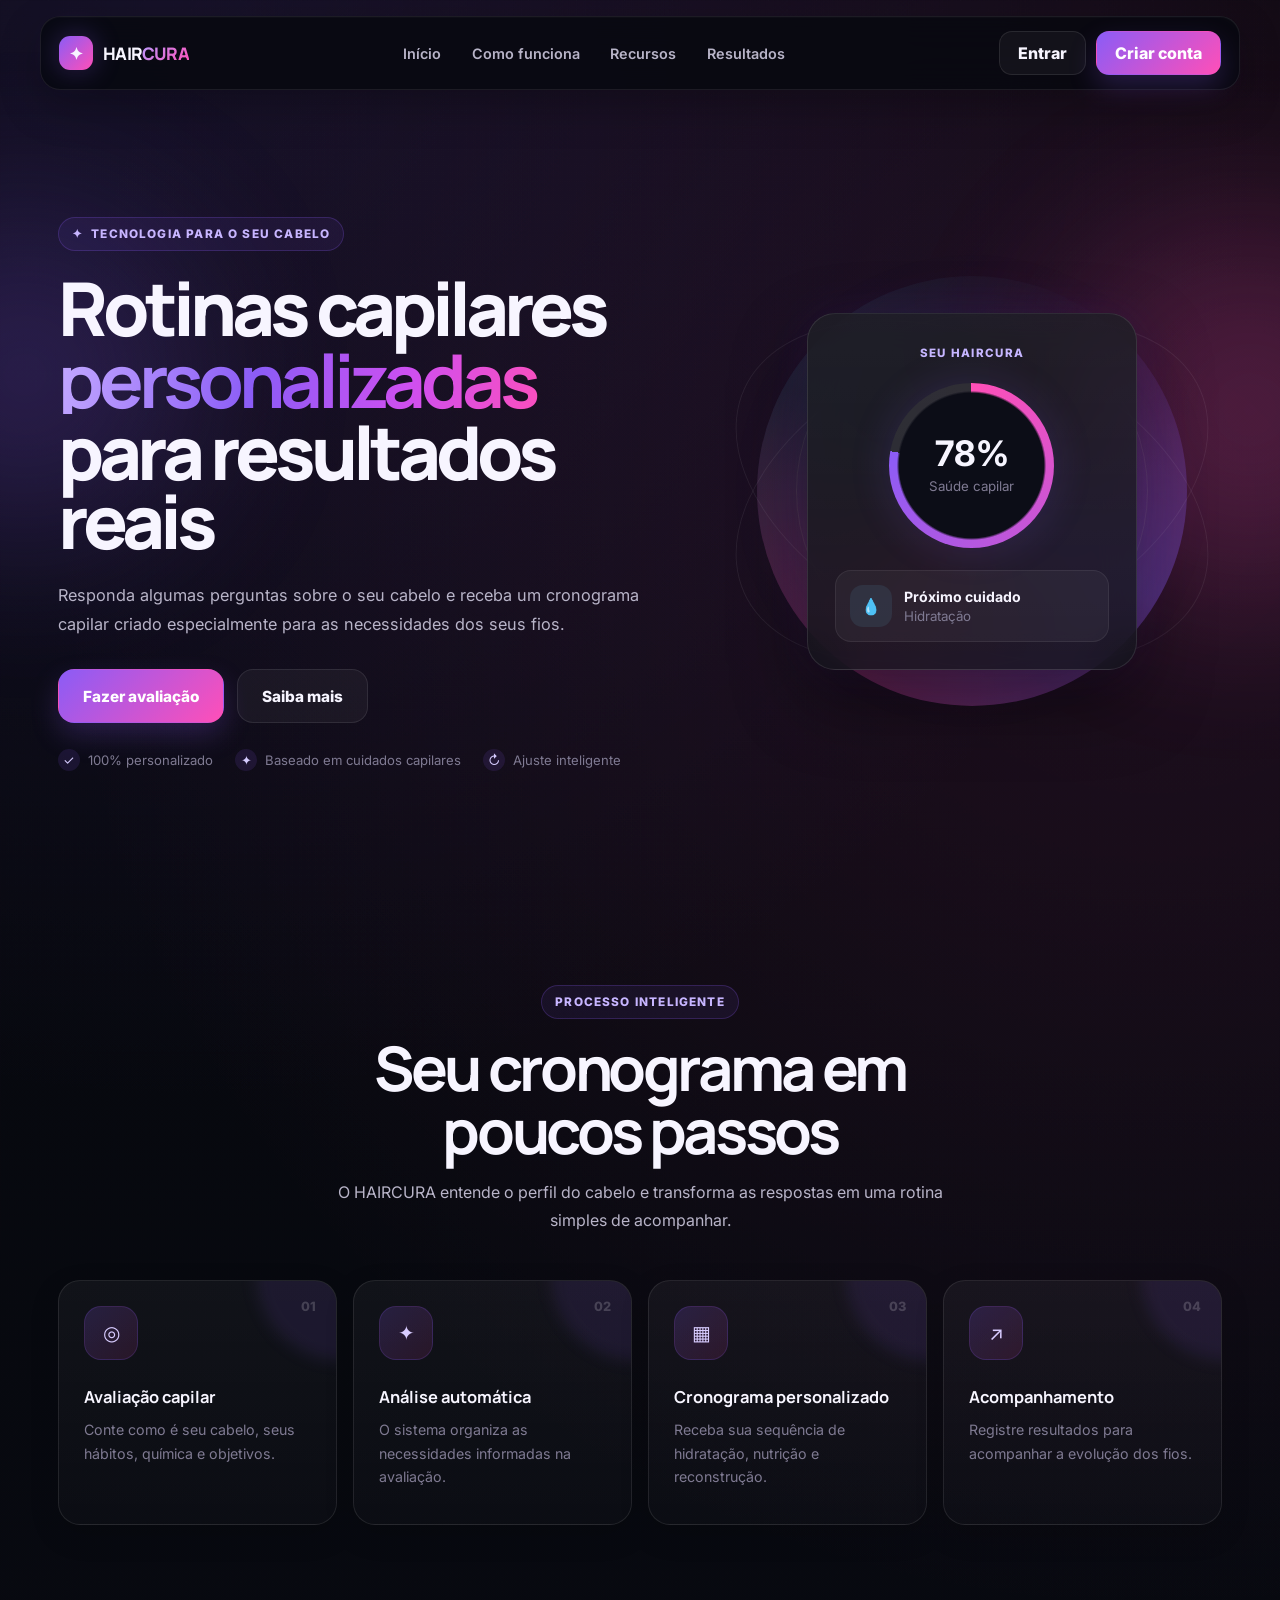
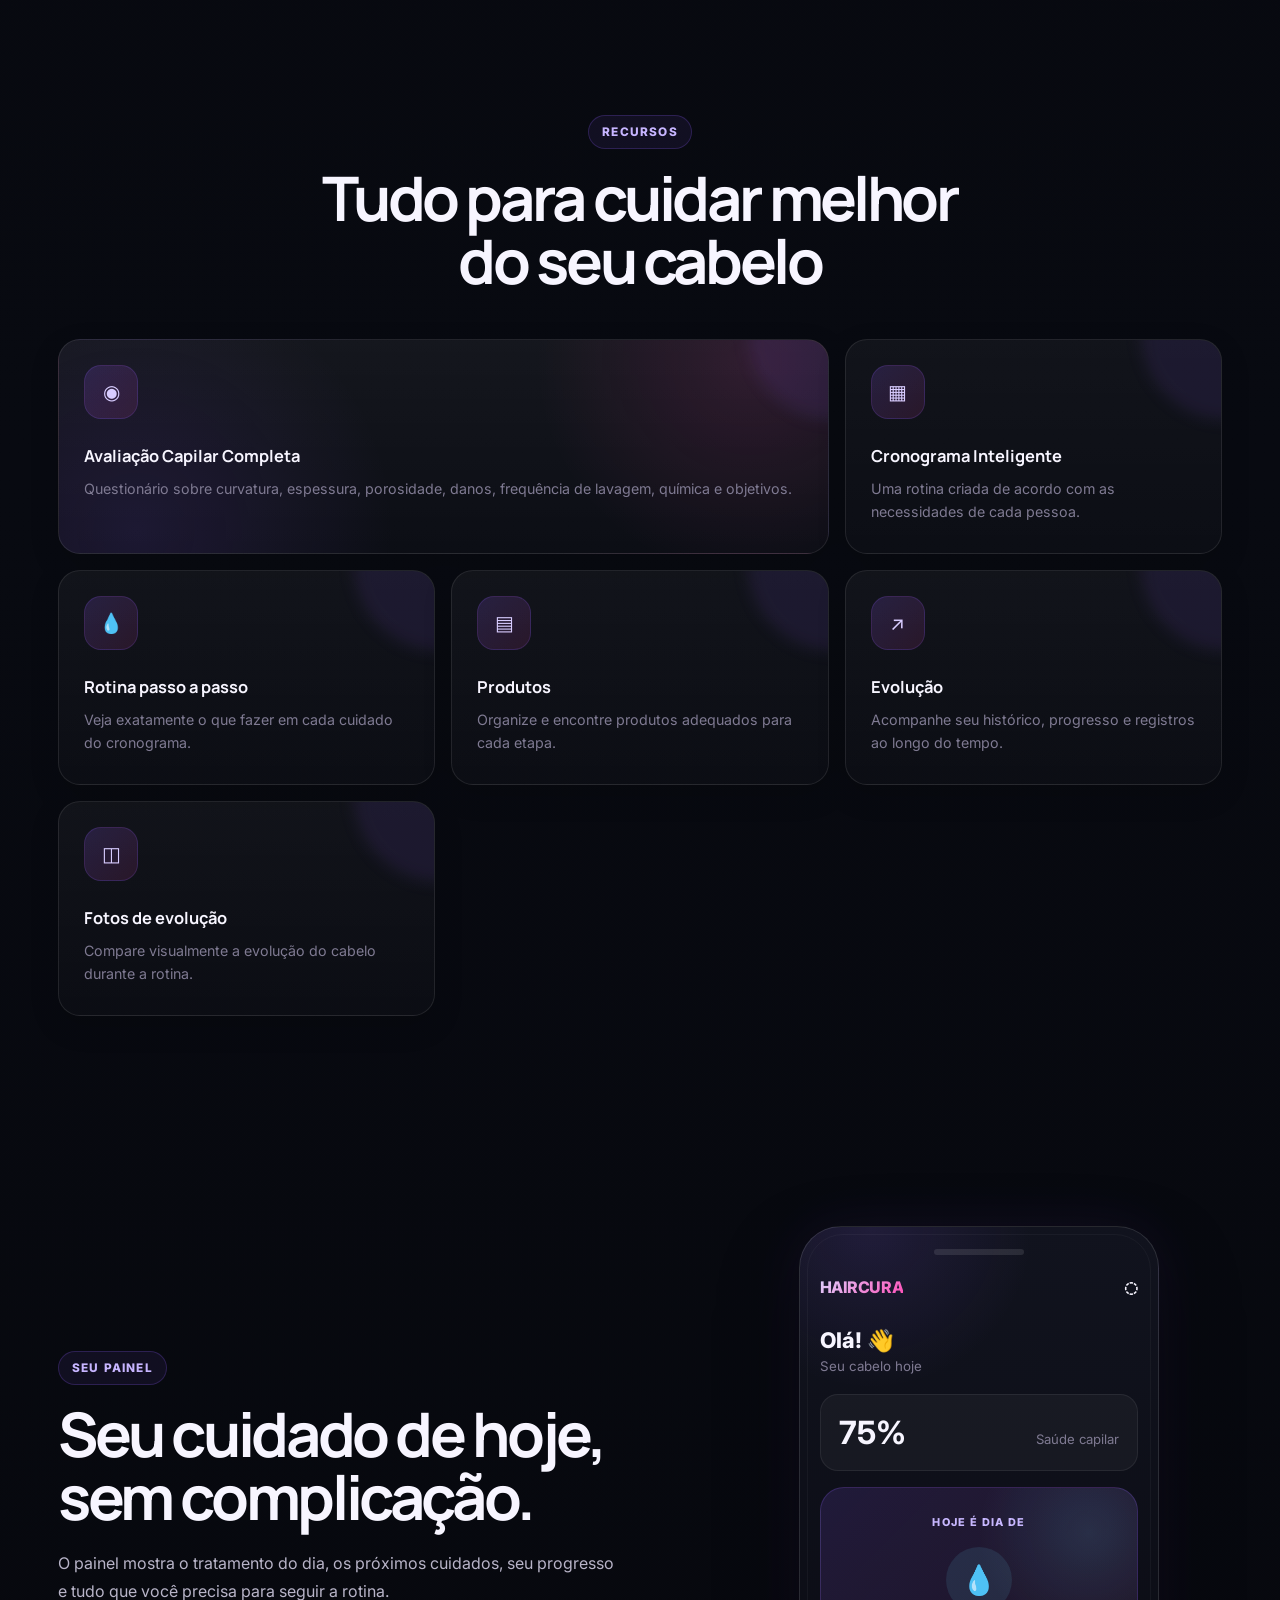
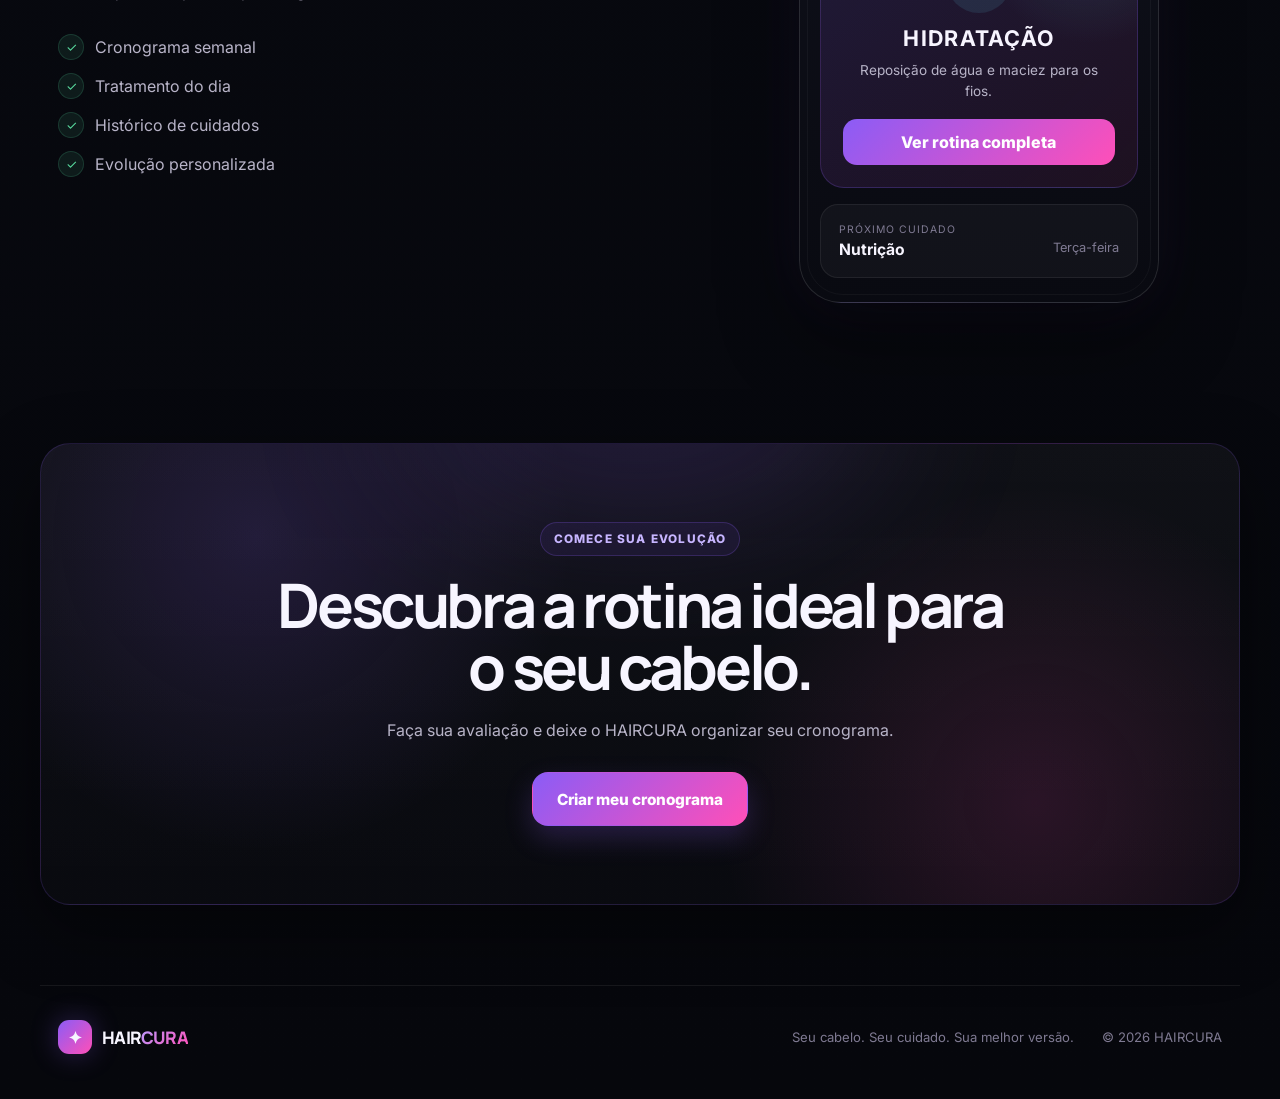
<file: index.html>
<!DOCTYPE html>
<html lang="pt-BR">
<head>
  <meta charset="UTF-8">
  <meta name="viewport" content="width=device-width, initial-scale=1.0">
  <meta name="theme-color" content="#070912">

  <title>HAIRCURA — Seu cabelo. Seu cuidado. Sua melhor versão.</title>

  <link rel="stylesheet" href="style.css">
</head>

<body>

  <header class="topbar">

    <a class="brand" href="#inicio" aria-label="Haircura - início">
      <span class="brand-mark">✦</span>
      <span>HAIR<span>CURA</span></span>
    </a>

    <nav class="desktop-nav" aria-label="Navegação principal">
      <a href="#inicio">Início</a>
      <a href="#como-funciona">Como funciona</a>
      <a href="#recursos">Recursos</a>
      <a href="#resultados">Resultados</a>
    </nav>

    <div class="top-actions">
      <button class="btn btn-ghost" type="button">Entrar</button>
      <button class="btn btn-primary" type="button">Criar conta</button>
    </div>

    <button
      class="menu-button"
      type="button"
      aria-label="Abrir menu"
    >
      ☰
    </button>

  </header>


  <main>

    <!-- =====================================================
         HERO
         ===================================================== -->

    <section class="hero" id="inicio">

      <div class="hero-glow hero-glow-one"></div>
      <div class="hero-glow hero-glow-two"></div>

      <div class="hero-content">

        <div class="eyebrow">
          <span>✦</span>
          Tecnologia para o seu cabelo
        </div>

        <h1>
          Rotinas capilares
          <strong>personalizadas</strong>
          para resultados reais
        </h1>

        <p class="hero-description">
          Responda algumas perguntas sobre o seu cabelo e receba um cronograma
          capilar criado especialmente para as necessidades dos seus fios.
        </p>

        <div class="hero-actions">

          <!-- LINK DIRETO: NÃO DEPENDE DO JAVASCRIPT -->
          <a
            class="btn btn-primary btn-large"
            href="avaliacao.html"
          >
            Fazer avaliação
          </a>

          <a
            class="btn btn-secondary btn-large"
            href="#como-funciona"
          >
            Saiba mais
          </a>

        </div>

        <div class="hero-benefits">
          <div>
            <span>✓</span>
            100% personalizado
          </div>

          <div>
            <span>✦</span>
            Baseado em cuidados capilares
          </div>

          <div>
            <span>↻</span>
            Ajuste inteligente
          </div>
        </div>

      </div>


      <div class="hero-visual" aria-hidden="true">

        <div class="hair-orbit orbit-one"></div>
        <div class="hair-orbit orbit-two"></div>

        <div class="hero-card">

          <span class="mini-label">
            SEU HAIRCURA
          </span>

          <div class="score-ring">
            <strong>78%</strong>
            <small>Saúde capilar</small>
          </div>

          <div class="mini-status">

            <span>💧</span>

            <div>
              <strong>Próximo cuidado</strong>
              <small>Hidratação</small>
            </div>

          </div>

        </div>

      </div>

    </section>


    <!-- =====================================================
         COMO FUNCIONA
         ===================================================== -->

    <section class="section" id="como-funciona">

      <div class="section-heading">

        <span class="eyebrow">
          PROCESSO INTELIGENTE
        </span>

        <h2>
          Seu cronograma em poucos passos
        </h2>

        <p>
          O HAIRCURA entende o perfil do cabelo e transforma as respostas em
          uma rotina simples de acompanhar.
        </p>

      </div>


      <div class="steps-grid">

        <article class="step-card">

          <span class="step-number">
            01
          </span>

          <div class="step-icon">
            ◎
          </div>

          <h3>
            Avaliação capilar
          </h3>

          <p>
            Conte como é seu cabelo, seus hábitos, química e objetivos.
          </p>

        </article>


        <article class="step-card">

          <span class="step-number">
            02
          </span>

          <div class="step-icon">
            ✦
          </div>

          <h3>
            Análise automática
          </h3>

          <p>
            O sistema organiza as necessidades informadas na avaliação.
          </p>

        </article>


        <article class="step-card">

          <span class="step-number">
            03
          </span>

          <div class="step-icon">
            ▦
          </div>

          <h3>
            Cronograma personalizado
          </h3>

          <p>
            Receba sua sequência de hidratação, nutrição e reconstrução.
          </p>

        </article>


        <article class="step-card">

          <span class="step-number">
            04
          </span>

          <div class="step-icon">
            ↗
          </div>

          <h3>
            Acompanhamento
          </h3>

          <p>
            Registre resultados para acompanhar a evolução dos fios.
          </p>

        </article>

      </div>

    </section>


    <!-- =====================================================
         RECURSOS
         ===================================================== -->

    <section
      class="section features-section"
      id="recursos"
    >

      <div class="section-heading">

        <span class="eyebrow">
          RECURSOS
        </span>

        <h2>
          Tudo para cuidar melhor do seu cabelo
        </h2>

      </div>


      <div class="features-grid">

        <article class="feature-card feature-large">

          <div class="feature-icon">
            ◉
          </div>

          <h3>
            Avaliação Capilar Completa
          </h3>

          <p>
            Questionário sobre curvatura, espessura, porosidade, danos,
            frequência de lavagem, química e objetivos.
          </p>

        </article>


        <article class="feature-card">

          <div class="feature-icon">
            ▦
          </div>

          <h3>
            Cronograma Inteligente
          </h3>

          <p>
            Uma rotina criada de acordo com as necessidades de cada pessoa.
          </p>

        </article>


        <article class="feature-card">

          <div class="feature-icon">
            💧
          </div>

          <h3>
            Rotina passo a passo
          </h3>

          <p>
            Veja exatamente o que fazer em cada cuidado do cronograma.
          </p>

        </article>


        <article class="feature-card">

          <div class="feature-icon">
            ▤
          </div>

          <h3>
            Produtos
          </h3>

          <p>
            Organize e encontre produtos adequados para cada etapa.
          </p>

        </article>


        <article class="feature-card">

          <div class="feature-icon">
            ↗
          </div>

          <h3>
            Evolução
          </h3>

          <p>
            Acompanhe seu histórico, progresso e registros ao longo do tempo.
          </p>

        </article>


        <article class="feature-card">

          <div class="feature-icon">
            ◫
          </div>

          <h3>
            Fotos de evolução
          </h3>

          <p>
            Compare visualmente a evolução do cabelo durante a rotina.
          </p>

        </article>

      </div>

    </section>


    <!-- =====================================================
         PRÉVIA DO APP
         ===================================================== -->

    <section
      class="section preview-section"
      id="resultados"
    >

      <div class="preview-copy">

        <span class="eyebrow">
          SEU PAINEL
        </span>

        <h2>
          Seu cuidado de hoje, sem complicação.
        </h2>

        <p>
          O painel mostra o tratamento do dia, os próximos cuidados,
          seu progresso e tudo que você precisa para seguir a rotina.
        </p>

        <ul class="check-list">

          <li>
            <span>✓</span>
            Cronograma semanal
          </li>

          <li>
            <span>✓</span>
            Tratamento do dia
          </li>

          <li>
            <span>✓</span>
            Histórico de cuidados
          </li>

          <li>
            <span>✓</span>
            Evolução personalizada
          </li>

        </ul>

      </div>


      <div class="phone-preview">

        <div class="phone-speaker"></div>

        <div class="phone-header">
          <span>HAIRCURA</span>
          <span>◌</span>
        </div>

        <p class="phone-greeting">
          Olá! 👋
        </p>

        <small>
          Seu cabelo hoje
        </small>


        <div class="phone-score">
          <strong>78%</strong>
          <span>Saúde capilar</span>
        </div>


        <div class="today-card">

          <span class="today-label">
            HOJE É DIA DE
          </span>

          <div class="drop">
            💧
          </div>

          <h3>
            HIDRATAÇÃO
          </h3>

          <p>
            Reposição de água e maciez para os fios.
          </p>

          <button type="button">
            Ver rotina completa
          </button>

        </div>


        <div class="next-care">

          <small>
            PRÓXIMO CUIDADO
          </small>

          <strong>
            Nutrição
          </strong>

          <span>
            Terça-feira
          </span>

        </div>

      </div>

    </section>


    <!-- =====================================================
         CTA FINAL
         ===================================================== -->

    <section class="final-cta">

      <span class="eyebrow">
        COMECE SUA EVOLUÇÃO
      </span>

      <h2>
        Descubra a rotina ideal para o seu cabelo.
      </h2>

      <p>
        Faça sua avaliação e deixe o HAIRCURA organizar seu cronograma.
      </p>

      <!-- TAMBÉM ABRE DIRETAMENTE A AVALIAÇÃO -->
      <a
        class="btn btn-primary btn-large"
        href="avaliacao.html"
      >
        Criar meu cronograma
      </a>

    </section>

  </main>


  <!-- =====================================================
       RODAPÉ
       ===================================================== -->

  <footer class="footer">

    <div class="brand footer-brand">
      <span class="brand-mark">✦</span>
      <span>HAIR<span>CURA</span></span>
    </div>

    <p>
      Seu cabelo. Seu cuidado. Sua melhor versão.
    </p>

    <small>
      © 2026 HAIRCURA
    </small>

  </footer>


  <script src="script.js"></script>

</body>
</html>
</file>
<file: style.css>
/* =========================================================
   HAIRCURA — style.css V2
   Responsivo para celular e computador
   Substitua TODO o conteúdo do style.css atual por este.
   ========================================================= */

@import url('https://fonts.googleapis.com/css2?family=Inter:wght@400;500;600;700;800&family=Manrope:wght@500;600;700;800&display=swap');

:root {
  --bg: #06070c;
  --bg-2: #0a0c13;
  --surface: rgba(255, 255, 255, 0.055);
  --surface-strong: rgba(255, 255, 255, 0.085);
  --border: rgba(255, 255, 255, 0.09);

  --text: #f7f5ff;
  --text-soft: #b8b4c8;
  --text-muted: #7f7a92;

  --purple: #8b5cf6;
  --purple-2: #6f43f5;
  --pink: #ff4fb8;
  --pink-2: #d84cff;
  --cyan: #66ddff;
  --success: #59dda0;

  --container: 1200px;
  --radius: 22px;
  --radius-lg: 30px;

  --shadow: 0 24px 70px rgba(0, 0, 0, .42);
}

* {
  margin: 0;
  padding: 0;
  box-sizing: border-box;
}

html {
  scroll-behavior: smooth;
  scroll-padding-top: 110px;
}

body {
  min-height: 100vh;
  font-family: 'Inter', sans-serif;
  color: var(--text);
  background:
    radial-gradient(circle at 14% 0%, rgba(139, 92, 246, .12), transparent 25%),
    radial-gradient(circle at 90% 12%, rgba(255, 79, 184, .10), transparent 28%),
    linear-gradient(180deg, #06070c 0%, #080a11 48%, #06070c 100%);
  overflow-x: hidden;
}

body::before {
  content: "";
  position: fixed;
  inset: 0;
  pointer-events: none;
  opacity: .035;
  background-image:
    linear-gradient(rgba(255,255,255,.25) 1px, transparent 1px),
    linear-gradient(90deg, rgba(255,255,255,.25) 1px, transparent 1px);
  background-size: 48px 48px;
  mask-image: linear-gradient(to bottom, rgba(0,0,0,.7), transparent 88%);
}

a {
  color: inherit;
  text-decoration: none;
}

button {
  font: inherit;
}

button,
a {
  -webkit-tap-highlight-color: transparent;
}

main {
  display: block;
}

/* =========================================================
   HEADER
   ========================================================= */

.topbar {
  width: min(calc(100% - 32px), var(--container));
  min-height: 74px;
  margin: 16px auto 0;
  padding: 0 18px;

  display: flex;
  align-items: center;
  justify-content: space-between;
  gap: 18px;

  position: sticky;
  top: 12px;
  z-index: 1000;

  background: rgba(8, 9, 16, .86);
  border: 1px solid rgba(255,255,255,.08);
  border-radius: 20px;

  backdrop-filter: blur(18px);
  -webkit-backdrop-filter: blur(18px);

  box-shadow:
    0 16px 40px rgba(0,0,0,.25),
    inset 0 1px 0 rgba(255,255,255,.02);
}

.brand {
  display: inline-flex;
  align-items: center;
  gap: 10px;
  flex: 0 0 auto;

  font-family: 'Manrope', sans-serif;
  font-size: 1.08rem;
  font-weight: 800;
  letter-spacing: -0.035em;
}

.brand-mark {
  width: 34px;
  height: 34px;
  display: grid;
  place-items: center;

  border-radius: 11px;
  background: linear-gradient(135deg, var(--purple), var(--pink));
  box-shadow: 0 0 28px rgba(139, 92, 246, .3);
}

.brand > span:last-child > span {
  background: linear-gradient(135deg, #b99cff, var(--pink));
  -webkit-background-clip: text;
  background-clip: text;
  color: transparent;
}

.desktop-nav {
  display: flex;
  align-items: center;
  justify-content: center;
  gap: clamp(18px, 2.4vw, 34px);
}

.desktop-nav a {
  color: var(--text-soft);
  font-size: .9rem;
  font-weight: 600;
  position: relative;
  transition: color .2s ease;
}

.desktop-nav a:hover {
  color: var(--text);
}

.desktop-nav a::after {
  content: "";
  position: absolute;
  left: 0;
  bottom: -8px;
  width: 0;
  height: 2px;
  border-radius: 99px;
  background: linear-gradient(90deg, var(--purple), var(--pink));
  transition: width .2s ease;
}

.desktop-nav a:hover::after {
  width: 100%;
}

.top-actions {
  display: flex;
  align-items: center;
  gap: 10px;
  flex: 0 0 auto;
}

.menu-button {
  display: none;
  width: 44px;
  height: 44px;
  border: 1px solid var(--border);
  border-radius: 13px;
  background: rgba(255,255,255,.045);
  color: white;
  cursor: pointer;
}

/* =========================================================
   BUTTONS
   ========================================================= */

.btn {
  min-height: 44px;
  padding: 0 18px;
  display: inline-flex;
  align-items: center;
  justify-content: center;
  gap: 8px;

  border: 1px solid transparent;
  border-radius: 13px;

  font-weight: 800;
  cursor: pointer;

  transition:
    transform .2s ease,
    border-color .2s ease,
    background .2s ease,
    box-shadow .2s ease;
}

.btn:hover {
  transform: translateY(-2px);
}

.btn-primary {
  color: white;
  background: linear-gradient(135deg, var(--purple), var(--pink));
  box-shadow: 0 12px 28px rgba(139, 92, 246, .22);
}

.btn-primary:hover {
  box-shadow:
    0 16px 34px rgba(139, 92, 246, .3),
    0 0 24px rgba(255, 79, 184, .12);
}

.btn-secondary,
.btn-ghost {
  color: var(--text);
  background: rgba(255,255,255,.045);
  border-color: rgba(255,255,255,.09);
}

.btn-secondary:hover,
.btn-ghost:hover {
  background: rgba(255,255,255,.075);
  border-color: rgba(255,255,255,.14);
}

.btn-large {
  min-height: 54px;
  padding: 0 24px;
  border-radius: 16px;
  font-size: .96rem;
}

/* =========================================================
   HERO
   ========================================================= */

.hero {
  width: min(calc(100% - 32px), var(--container));
  min-height: calc(100vh - 110px);
  margin: 0 auto;
  padding: 92px 18px 80px;

  display: grid;
  grid-template-columns: minmax(0, 1.08fr) minmax(380px, .92fr);
  align-items: center;
  gap: clamp(38px, 6vw, 78px);

  position: relative;
}

.hero-content {
  position: relative;
  z-index: 3;
  padding-top: 6px;
}

.hero-glow {
  position: absolute;
  border-radius: 50%;
  filter: blur(90px);
  pointer-events: none;
  opacity: .22;
}

.hero-glow-one {
  width: 330px;
  height: 330px;
  top: 120px;
  left: -180px;
  background: var(--purple);
}

.hero-glow-two {
  width: 380px;
  height: 380px;
  right: -200px;
  top: 130px;
  background: var(--pink);
}

.eyebrow {
  width: fit-content;
  display: inline-flex;
  align-items: center;
  gap: 8px;

  padding: 9px 13px;
  border: 1px solid rgba(139,92,246,.23);
  border-radius: 999px;

  background: rgba(139,92,246,.08);
  color: #c7b5ff;

  font-size: .74rem;
  font-weight: 800;
  letter-spacing: .1em;
  text-transform: uppercase;
}

.hero h1 {
  max-width: 720px;
  margin-top: 22px;

  font-family: 'Manrope', sans-serif;
  font-size: clamp(3.8rem, 5.8vw, 6.3rem);
  line-height: .94;
  letter-spacing: -.067em;
  font-weight: 800;
}

.hero h1 strong {
  display: block;
  margin: .03em 0;

  background: linear-gradient(
    100deg,
    #c2a8ff 0%,
    #8b5cf6 34%,
    #cf4ff0 60%,
    #ff4fb8 85%,
    #ff8acb 100%
  );

  -webkit-background-clip: text;
  background-clip: text;
  color: transparent;
}

.hero-description {
  max-width: 620px;
  margin-top: 25px;

  color: var(--text-soft);
  font-size: 1.02rem;
  line-height: 1.75;
}

.hero-actions {
  display: flex;
  flex-wrap: wrap;
  gap: 13px;
  margin-top: 31px;
}

.hero-benefits {
  display: flex;
  flex-wrap: wrap;
  gap: 14px 22px;

  margin-top: 26px;
  color: var(--text-muted);
  font-size: .82rem;
}

.hero-benefits div {
  display: flex;
  align-items: center;
  gap: 8px;
}

.hero-benefits span {
  width: 22px;
  height: 22px;
  display: grid;
  place-items: center;

  border-radius: 50%;
  background: rgba(139,92,246,.12);
  color: #d6ccff;
}

.hero-visual {
  min-height: 520px;
  display: grid;
  place-items: center;

  position: relative;
  z-index: 2;
}

.hero-visual::before {
  content: "";
  position: absolute;
  width: 430px;
  height: 430px;
  border-radius: 50%;

  background:
    radial-gradient(circle at 50% 50%, rgba(255,255,255,.07), transparent 25%),
    conic-gradient(
      from 30deg,
      rgba(139,92,246,.02),
      rgba(139,92,246,.58),
      rgba(255,79,184,.44),
      rgba(102,221,255,.12),
      rgba(139,92,246,.02)
    );

  opacity: .7;
  animation: rotateOrb 18s linear infinite;
}

.hero-visual::after {
  content: "";
  position: absolute;
  width: 350px;
  height: 350px;

  border-radius: 50%;
  border: 1px solid rgba(255,255,255,.08);

  box-shadow:
    inset 0 0 44px rgba(139,92,246,.1),
    0 0 80px rgba(139,92,246,.08);
}

.hair-orbit {
  position: absolute;
  width: 500px;
  height: 300px;

  border: 1px solid rgba(255,255,255,.065);
  border-radius: 50%;
}

.orbit-one {
  transform: rotate(24deg);
}

.orbit-two {
  transform: rotate(-24deg);
}

.hero-card {
  width: min(330px, 86vw);
  padding: 27px;

  position: relative;
  z-index: 4;

  border-radius: 28px;
  border: 1px solid rgba(255,255,255,.1);

  background:
    linear-gradient(180deg, rgba(255,255,255,.075), rgba(255,255,255,.035)),
    rgba(8,9,17,.8);

  backdrop-filter: blur(18px);
  -webkit-backdrop-filter: blur(18px);

  box-shadow:
    0 30px 75px rgba(0,0,0,.46),
    0 0 50px rgba(139,92,246,.10);

  text-align: center;
}

.mini-label {
  color: #c6b6ff;
  font-size: .72rem;
  font-weight: 800;
  letter-spacing: .11em;
}

.score-ring {
  width: 165px;
  height: 165px;
  margin: 22px auto;

  display: grid;
  place-content: center;

  border-radius: 50%;

  background:
    radial-gradient(circle at center, #0c0d17 62%, transparent 64%),
    conic-gradient(
      var(--pink) 0deg,
      var(--purple) 280deg,
      rgba(255,255,255,.08) 280deg
    );

  box-shadow: 0 0 42px rgba(139,92,246,.16);
}

.score-ring strong {
  font-size: 2.2rem;
  line-height: 1;
}

.score-ring small {
  margin-top: 6px;
  color: var(--text-muted);
}

.mini-status {
  display: flex;
  align-items: center;
  gap: 12px;

  padding: 14px;
  border-radius: 16px;

  background: rgba(255,255,255,.045);
  border: 1px solid rgba(255,255,255,.07);

  text-align: left;
}

.mini-status > span {
  width: 42px;
  height: 42px;
  display: grid;
  place-items: center;

  border-radius: 13px;
  background: rgba(102,221,255,.09);
}

.mini-status div {
  display: flex;
  flex-direction: column;
  gap: 3px;
}

.mini-status strong {
  font-size: .88rem;
}

.mini-status small {
  color: var(--text-muted);
}

@keyframes rotateOrb {
  to {
    transform: rotate(360deg);
  }
}

/* =========================================================
   SEÇÕES
   ========================================================= */

.section {
  width: min(calc(100% - 32px), var(--container));
  margin: 0 auto;
  padding: 105px 18px;
}

.section-heading {
  max-width: 700px;
  margin: 0 auto 46px;
  text-align: center;
}

.section-heading .eyebrow {
  margin-inline: auto;
}

.section-heading h2,
.preview-copy h2,
.final-cta h2 {
  margin-top: 18px;

  font-family: 'Manrope', sans-serif;
  font-size: clamp(2.25rem, 4.8vw, 4.2rem);
  line-height: 1.02;
  letter-spacing: -.055em;
}

.section-heading p {
  max-width: 620px;
  margin: 16px auto 0;

  color: var(--text-soft);
  line-height: 1.75;
}

/* =========================================================
   PASSOS
   ========================================================= */

.steps-grid {
  display: grid;
  grid-template-columns: repeat(4, 1fr);
  gap: 16px;
}

.step-card,
.feature-card {
  min-height: 245px;
  padding: 25px;

  position: relative;
  overflow: hidden;

  border-radius: var(--radius);
  border: 1px solid var(--border);

  background:
    linear-gradient(180deg, rgba(255,255,255,.045), rgba(255,255,255,.018));

  box-shadow: 0 10px 30px rgba(0,0,0,.14);

  transition:
    transform .25s ease,
    border-color .25s ease,
    box-shadow .25s ease;
}

.step-card:hover,
.feature-card:hover {
  transform: translateY(-6px);
  border-color: rgba(139,92,246,.3);
  box-shadow: 0 20px 45px rgba(0,0,0,.24);
}

.step-card::before,
.feature-card::before {
  content: "";
  position: absolute;
  width: 170px;
  height: 170px;

  right: -90px;
  top: -90px;

  border-radius: 50%;
  background: rgba(139,92,246,.1);
  filter: blur(8px);
}

.step-number {
  position: absolute;
  top: 18px;
  right: 20px;

  color: rgba(255,255,255,.18);
  font-size: .8rem;
  font-weight: 800;
}

.step-icon,
.feature-icon {
  width: 54px;
  height: 54px;
  margin-bottom: 25px;

  display: grid;
  place-items: center;

  border-radius: 17px;
  border: 1px solid rgba(139,92,246,.18);

  background: linear-gradient(
    135deg,
    rgba(139,92,246,.18),
    rgba(255,79,184,.11)
  );

  color: #d8ccff;
  font-size: 1.22rem;
}

.step-card h3,
.feature-card h3 {
  margin-bottom: 10px;
  font-family: 'Manrope', sans-serif;
  font-size: 1.03rem;
}

.step-card p,
.feature-card p {
  color: var(--text-muted);
  font-size: .89rem;
  line-height: 1.65;
}

/* =========================================================
   RECURSOS
   ========================================================= */

.features-section {
  padding-top: 85px;
}

.features-grid {
  display: grid;
  grid-template-columns: repeat(3, 1fr);
  gap: 16px;
}

.feature-card {
  min-height: 215px;
}

.feature-large {
  grid-column: span 2;

  background:
    radial-gradient(circle at 90% 10%, rgba(255,79,184,.12), transparent 30%),
    radial-gradient(circle at 10% 90%, rgba(139,92,246,.13), transparent 36%),
    linear-gradient(180deg, rgba(255,255,255,.055), rgba(255,255,255,.02));
}

/* =========================================================
   PRÉVIA DO APP
   ========================================================= */

.preview-section {
  min-height: 750px;

  display: grid;
  grid-template-columns: 1fr .8fr;
  align-items: center;
  gap: 70px;
}

.preview-copy p {
  max-width: 560px;
  margin-top: 20px;

  color: var(--text-soft);
  line-height: 1.8;
}

.check-list {
  width: fit-content;
  margin-top: 28px;

  display: grid;
  gap: 13px;

  list-style: none;
}

.check-list li {
  display: flex;
  align-items: center;
  gap: 11px;

  color: var(--text-soft);
}

.check-list span {
  width: 26px;
  height: 26px;

  display: grid;
  place-items: center;

  border-radius: 50%;
  background: rgba(89,221,160,.09);
  border: 1px solid rgba(89,221,160,.16);

  color: var(--success);
  font-size: .8rem;
}

.phone-preview {
  width: min(360px, 100%);
  min-height: 675px;
  margin-inline: auto;
  padding: 22px 20px 24px;

  position: relative;

  border-radius: 42px;
  border: 1px solid rgba(255,255,255,.12);

  background:
    radial-gradient(circle at 20% 0%, rgba(139,92,246,.13), transparent 22%),
    linear-gradient(180deg, #11131e 0%, #090a11 100%);

  box-shadow:
    0 35px 80px rgba(0,0,0,.45),
    0 0 60px rgba(139,92,246,.09);
}

.phone-preview::before {
  content: "";
  position: absolute;
  inset: 7px;

  border-radius: 36px;
  border: 1px solid rgba(255,255,255,.04);

  pointer-events: none;
}

.phone-speaker {
  width: 90px;
  height: 6px;
  margin: 0 auto 22px;

  border-radius: 999px;
  background: rgba(255,255,255,.1);
}

.phone-header {
  display: flex;
  align-items: center;
  justify-content: space-between;

  margin-bottom: 30px;

  font-weight: 800;
  letter-spacing: -.03em;
}

.phone-header > span:first-child {
  background: linear-gradient(135deg, #ddd2ff, var(--pink));
  -webkit-background-clip: text;
  background-clip: text;
  color: transparent;
}

.phone-greeting {
  font-size: 1.35rem;
  font-weight: 800;
}

.phone-preview > small {
  display: block;
  margin-top: 5px;
  color: var(--text-muted);
}

.phone-score {
  margin: 20px 0 16px;
  padding: 18px;

  display: flex;
  align-items: baseline;
  justify-content: space-between;

  border-radius: 18px;
  border: 1px solid rgba(255,255,255,.07);

  background: rgba(255,255,255,.04);
}

.phone-score strong {
  font-size: 2rem;
}

.phone-score span {
  color: var(--text-muted);
  font-size: .82rem;
}

.today-card {
  padding: 22px;

  border-radius: 24px;
  border: 1px solid rgba(139,92,246,.22);

  background:
    radial-gradient(circle at 85% 15%, rgba(102,221,255,.12), transparent 30%),
    linear-gradient(135deg, rgba(139,92,246,.15), rgba(255,79,184,.08));

  text-align: center;
}

.today-label {
  color: #c8b7ff;
  font-size: .68rem;
  font-weight: 800;
  letter-spacing: .12em;
}

.drop {
  width: 66px;
  height: 66px;
  margin: 17px auto 12px;

  display: grid;
  place-items: center;

  border-radius: 50%;
  background: rgba(102,221,255,.1);

  font-size: 1.8rem;
}

.today-card h3 {
  font-size: 1.35rem;
  letter-spacing: .06em;
}

.today-card p {
  max-width: 240px;
  margin: 9px auto 17px;

  color: var(--text-soft);
  font-size: .85rem;
  line-height: 1.55;
}

.today-card button {
  width: 100%;
  min-height: 46px;

  border: 0;
  border-radius: 14px;

  color: white;
  background: linear-gradient(135deg, var(--purple), var(--pink));

  font-weight: 800;
  cursor: pointer;
}

.next-care {
  margin-top: 16px;
  padding: 18px;

  display: grid;
  grid-template-columns: 1fr auto;
  gap: 4px 10px;

  border-radius: 18px;
  border: 1px solid rgba(255,255,255,.07);
  background: rgba(255,255,255,.035);
}

.next-care small {
  grid-column: 1 / -1;

  color: var(--text-muted);
  font-size: .65rem;
  letter-spacing: .1em;
}

.next-care strong {
  font-size: .98rem;
}

.next-care span {
  color: var(--text-muted);
  font-size: .8rem;
}

/* =========================================================
   CTA
   ========================================================= */

.final-cta {
  width: min(calc(100% - 32px), var(--container));
  margin: 35px auto 80px;
  padding: 78px 28px;

  position: relative;
  overflow: hidden;

  border-radius: var(--radius-lg);
  border: 1px solid rgba(139,92,246,.17);

  background:
    radial-gradient(circle at 18% 20%, rgba(139,92,246,.16), transparent 30%),
    radial-gradient(circle at 83% 78%, rgba(255,79,184,.13), transparent 30%),
    linear-gradient(180deg, rgba(255,255,255,.04), rgba(255,255,255,.015));

  box-shadow: var(--shadow);
  text-align: center;
}

.final-cta::before {
  content: "";
  position: absolute;

  width: 480px;
  height: 200px;

  left: 50%;
  top: -145px;
  transform: translateX(-50%);

  border-radius: 50%;

  background: var(--purple);
  filter: blur(90px);
  opacity: .2;
}

.final-cta > * {
  position: relative;
  z-index: 2;
}

.final-cta .eyebrow {
  margin-inline: auto;
}

.final-cta h2 {
  max-width: 760px;
  margin-inline: auto;
}

.final-cta p {
  max-width: 620px;
  margin: 18px auto 28px;

  color: var(--text-soft);
  line-height: 1.7;
}

/* =========================================================
   FOOTER
   ========================================================= */

.footer {
  width: min(calc(100% - 32px), var(--container));
  margin: 0 auto;
  padding: 34px 18px 45px;

  display: grid;
  grid-template-columns: 1fr auto auto;
  align-items: center;
  gap: 28px;

  border-top: 1px solid rgba(255,255,255,.065);

  color: var(--text-muted);
}

.footer-brand {
  color: var(--text);
}

.footer p,
.footer small {
  font-size: .82rem;
}

/* =========================================================
   TABLET
   ========================================================= */

@media (max-width: 980px) {
  html {
    scroll-padding-top: 95px;
  }

  .desktop-nav,
  .top-actions {
    display: none;
  }

  .menu-button {
    display: grid;
    place-items: center;
  }

  .hero {
    min-height: auto;
    grid-template-columns: 1fr;
    gap: 26px;

    padding-top: 74px;
    padding-bottom: 65px;
  }

  .hero-content {
    text-align: center;
  }

  .hero-content .eyebrow,
  .hero-description {
    margin-inline: auto;
  }

  .hero-actions,
  .hero-benefits {
    justify-content: center;
  }

  .hero h1 {
    max-width: 850px;
    margin-inline: auto;
    font-size: clamp(3.5rem, 9vw, 5.4rem);
  }

  .hero-visual {
    min-height: 480px;
  }

  .steps-grid,
  .features-grid {
    grid-template-columns: repeat(2, 1fr);
  }

  .preview-section {
    min-height: auto;
    grid-template-columns: 1fr;
    gap: 48px;
  }

  .preview-copy {
    text-align: center;
  }

  .preview-copy .eyebrow,
  .preview-copy p,
  .check-list {
    margin-inline: auto;
  }

  .check-list {
    text-align: left;
  }

  .footer {
    grid-template-columns: 1fr;
    justify-items: center;
    text-align: center;
  }
}

/* =========================================================
   CELULAR
   ========================================================= */

@media (max-width: 640px) {
  :root {
    --radius: 18px;
  }

  html {
    scroll-padding-top: 88px;
  }

  body {
    background:
      radial-gradient(circle at 50% -5%, rgba(139,92,246,.16), transparent 25%),
      radial-gradient(circle at 100% 12%, rgba(255,79,184,.09), transparent 24%),
      linear-gradient(180deg, #06070c 0%, #080a11 48%, #06070c 100%);
  }

  .topbar {
    width: calc(100% - 20px);
    min-height: 64px;
    margin-top: 10px;
    top: 9px;
    padding: 0 12px;
    border-radius: 17px;
  }

  .brand {
    font-size: 1rem;
  }

  .brand-mark {
    width: 31px;
    height: 31px;
    border-radius: 10px;
  }

  .menu-button {
    width: 40px;
    height: 40px;
  }

  .hero {
    width: calc(100% - 20px);
    padding: 56px 6px 38px;
    gap: 16px;
  }

  .hero-content {
    padding-top: 0;
  }

  .eyebrow {
    padding: 8px 11px;
    font-size: .66rem;
    letter-spacing: .08em;
  }

  .hero h1 {
    margin-top: 18px;
    font-size: clamp(2.85rem, 14vw, 4.3rem);
    line-height: .97;
    letter-spacing: -.06em;
  }

  .hero h1 strong {
    display: block;
  }

  .hero-description {
    margin-top: 20px;
    font-size: .93rem;
    line-height: 1.68;
  }

  .hero-actions {
    width: 100%;
    margin-top: 26px;
  }

  .hero-actions .btn {
    flex: 1 1 100%;
    min-height: 52px;
  }

  .hero-benefits {
    width: fit-content;
    margin: 22px auto 0;

    flex-direction: column;
    align-items: flex-start;
    gap: 10px;
  }

  .hero-visual {
    min-height: 400px;
    margin-top: 4px;
  }

  .hero-visual::before {
    width: 300px;
    height: 300px;
  }

  .hero-visual::after {
    width: 260px;
    height: 260px;
  }

  .hair-orbit {
    width: 320px;
    height: 205px;
  }

  .hero-card {
    width: min(300px, 92vw);
    padding: 23px;
    border-radius: 25px;
  }

  .score-ring {
    width: 145px;
    height: 145px;
  }

  .score-ring strong {
    font-size: 2rem;
  }

  .section {
    width: calc(100% - 20px);
    padding: 72px 6px;
  }

  .section-heading {
    margin-bottom: 32px;
  }

  .section-heading h2,
  .preview-copy h2,
  .final-cta h2 {
    font-size: clamp(2rem, 10.5vw, 3.25rem);
  }

  .section-heading p {
    font-size: .93rem;
  }

  .steps-grid,
  .features-grid {
    grid-template-columns: 1fr;
  }

  .feature-large {
    grid-column: auto;
  }

  .step-card,
  .feature-card {
    min-height: auto;
    padding: 22px;
  }

  .preview-section {
    padding-bottom: 76px;
  }

  .preview-copy p {
    font-size: .93rem;
  }

  .phone-preview {
    width: min(340px, 100%);
    min-height: 625px;
    padding: 20px 18px 22px;
    border-radius: 34px;
  }

  .phone-preview::before {
    border-radius: 29px;
  }

  .final-cta {
    width: calc(100% - 20px);
    margin-bottom: 52px;
    padding: 58px 18px;
    border-radius: 24px;
  }

  .footer {
    width: calc(100% - 20px);
  }
}

/* =========================================================
   CELULARES PEQUENOS
   ========================================================= */

@media (max-width: 390px) {
  .hero h1 {
    font-size: 2.72rem;
  }

  .hero-description {
    font-size: .9rem;
  }

  .hero-visual {
    min-height: 370px;
  }

  .hero-visual::before {
    width: 270px;
    height: 270px;
  }

  .hero-visual::after {
    width: 235px;
    height: 235px;
  }

  .hair-orbit {
    width: 285px;
    height: 190px;
  }

  .hero-card {
    width: 280px;
  }

  .phone-preview {
    padding-inline: 15px;
  }
}

/* =========================================================
   ACESSIBILIDADE
   ========================================================= */

::selection {
  background: rgba(139,92,246,.42);
  color: white;
}

::-webkit-scrollbar {
  width: 10px;
}

::-webkit-scrollbar-track {
  background: #07080d;
}

::-webkit-scrollbar-thumb {
  border: 2px solid #07080d;
  border-radius: 999px;
  background: linear-gradient(var(--purple), var(--pink));
}

@media (prefers-reduced-motion: reduce) {
  html {
    scroll-behavior: auto;
  }

  *,
  *::before,
  *::after {
    animation-duration: .01ms !important;
    animation-iteration-count: 1 !important;
    transition-duration: .01ms !important;
  }
}
</file>
